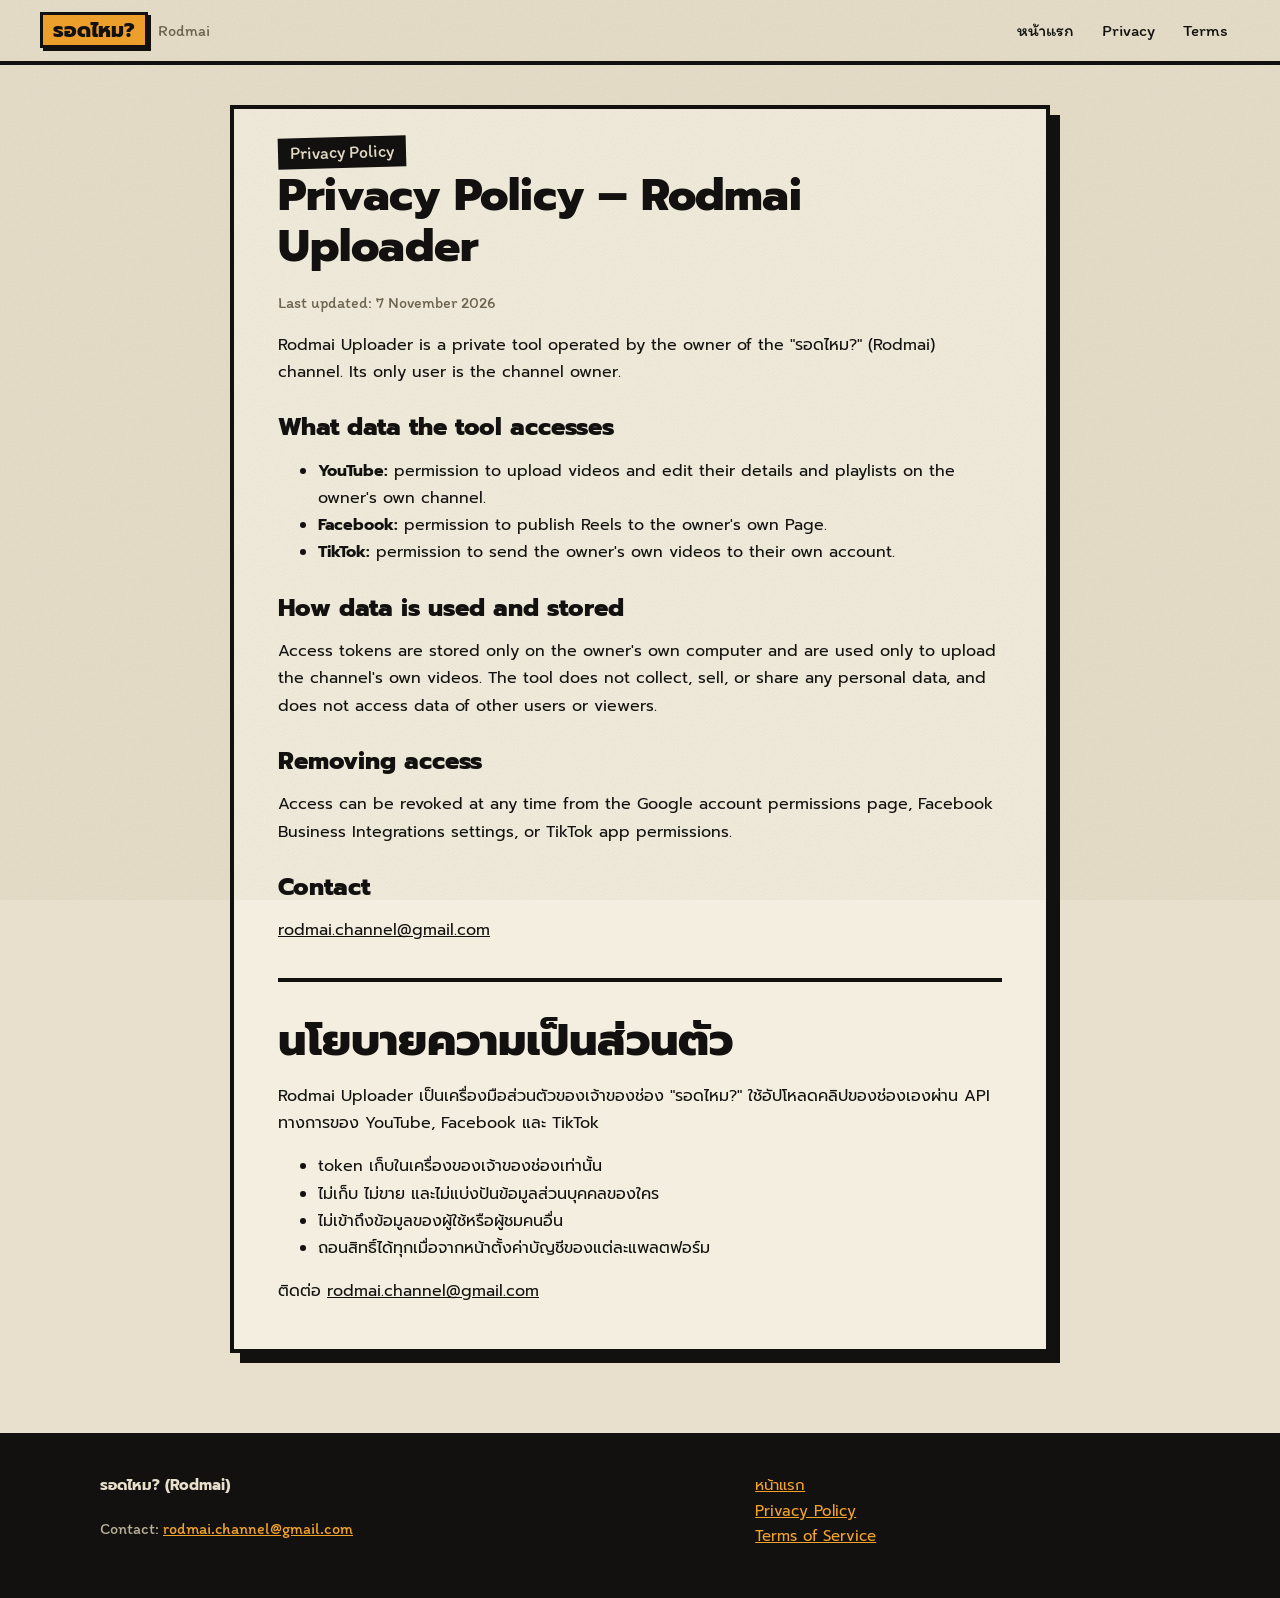
<file: privacy.html>
<!doctype html>
<html lang="th"><head><meta charset="utf-8"><meta name="viewport" content="width=device-width,initial-scale=1">
<title>Privacy Policy · Rodmai Uploader</title>
<link rel="preconnect" href="https://fonts.googleapis.com"><link rel="preconnect" href="https://fonts.gstatic.com" crossorigin>
<link href="https://fonts.googleapis.com/css2?family=Itim&family=Prompt:wght@400;600;800&display=swap" rel="stylesheet">
<link rel="stylesheet" href="style.css?v=3"><link rel="icon" href="data:image/svg+xml,%3Csvg xmlns='http://www.w3.org/2000/svg' viewBox='0 0 100 100'%3E%3Crect x='6' y='6' width='88' height='88' fill='%23F2A32C' stroke='%2312110F' stroke-width='8'/%3E%3Ctext x='50' y='72' text-anchor='middle' font-size='64' font-weight='800' font-family='sans-serif' fill='%2312110F'%3E%3F%3C/text%3E%3C/svg%3E"></head><body>
<nav class="nav"><a class="brand" href="index.html"><span class="chip">รอดไหม?</span><span class="sub">Rodmai</span></a><ul><li><a href="index.html">หน้าแรก</a></li><li><a href="privacy.html">Privacy</a></li><li><a href="terms.html">Terms</a></li></ul></nav>
<div class="page-pad"><article class="doc">
<span class="kicker">Privacy Policy</span>
<h1>Privacy Policy – Rodmai Uploader</h1>
<p class="date">Last updated: 7 November 2026</p>
<p>Rodmai Uploader is a private tool operated by the owner of the "รอดไหม?" (Rodmai) channel. Its only user is the channel owner.</p>
<h2>What data the tool accesses</h2>
<ul><li><b>YouTube:</b> permission to upload videos and edit their details and playlists on the owner's own channel.</li>
<li><b>Facebook:</b> permission to publish Reels to the owner's own Page.</li>
<li><b>TikTok:</b> permission to send the owner's own videos to their own account.</li></ul>
<h2>How data is used and stored</h2>
<p>Access tokens are stored only on the owner's own computer and are used only to upload the channel's own videos. The tool does not collect, sell, or share any personal data, and does not access data of other users or viewers.</p>
<h2>Removing access</h2>
<p>Access can be revoked at any time from the Google account permissions page, Facebook Business Integrations settings, or TikTok app permissions.</p>
<h2>Contact</h2><p><a href="mailto:rodmai.channel@gmail.com">rodmai.channel@gmail.com</a></p>
<hr>
<h1>นโยบายความเป็นส่วนตัว</h1>
<p>Rodmai Uploader เป็นเครื่องมือส่วนตัวของเจ้าของช่อง "รอดไหม?" ใช้อัปโหลดคลิปของช่องเองผ่าน API ทางการของ YouTube, Facebook และ TikTok</p>
<ul><li>token เก็บในเครื่องของเจ้าของช่องเท่านั้น</li><li>ไม่เก็บ ไม่ขาย และไม่แบ่งปันข้อมูลส่วนบุคคลของใคร</li><li>ไม่เข้าถึงข้อมูลของผู้ใช้หรือผู้ชมคนอื่น</li><li>ถอนสิทธิ์ได้ทุกเมื่อจากหน้าตั้งค่าบัญชีของแต่ละแพลตฟอร์ม</li></ul>
<p>ติดต่อ <a href="mailto:rodmai.channel@gmail.com">rodmai.channel@gmail.com</a></p>
</article></div>
<footer><div class="wrap"><div><b>รอดไหม? (Rodmai)</b><p class="note">Contact: <a href="mailto:rodmai.channel@gmail.com">rodmai.channel@gmail.com</a></p></div><div><a href="index.html">หน้าแรก</a><br><a href="privacy.html">Privacy Policy</a><br><a href="terms.html">Terms of Service</a></div></div></footer>
</body></html>
</file>
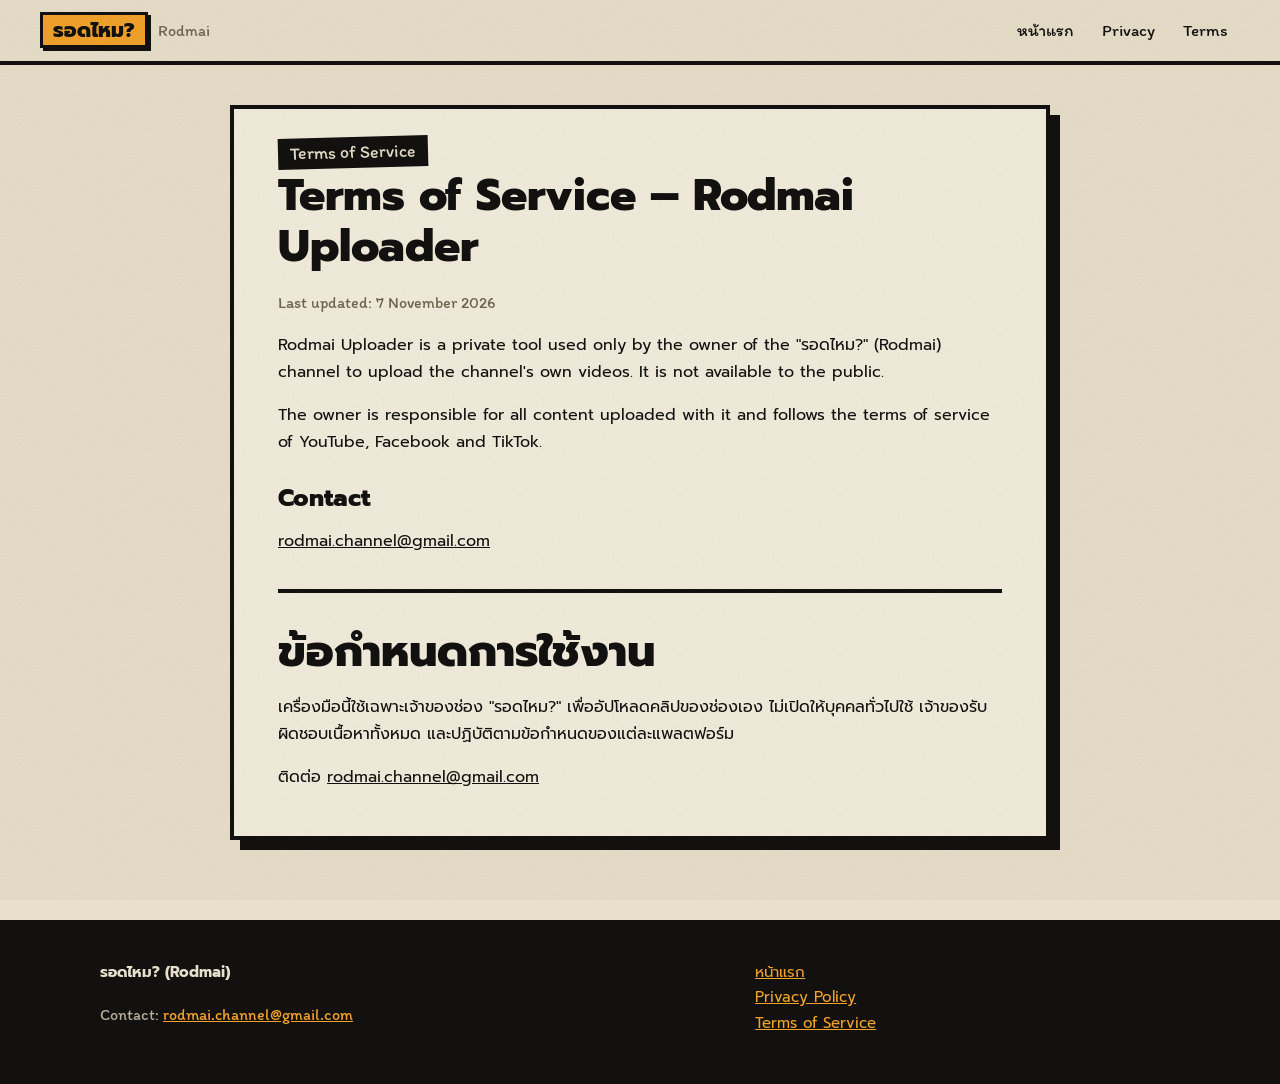
<file: terms.html>
<!doctype html>
<html lang="th"><head><meta charset="utf-8"><meta name="viewport" content="width=device-width,initial-scale=1">
<title>Terms of Service · Rodmai Uploader</title>
<link rel="preconnect" href="https://fonts.googleapis.com"><link rel="preconnect" href="https://fonts.gstatic.com" crossorigin>
<link href="https://fonts.googleapis.com/css2?family=Itim&family=Prompt:wght@400;600;800&display=swap" rel="stylesheet">
<link rel="stylesheet" href="style.css?v=3"><link rel="icon" href="data:image/svg+xml,%3Csvg xmlns='http://www.w3.org/2000/svg' viewBox='0 0 100 100'%3E%3Crect x='6' y='6' width='88' height='88' fill='%23F2A32C' stroke='%2312110F' stroke-width='8'/%3E%3Ctext x='50' y='72' text-anchor='middle' font-size='64' font-weight='800' font-family='sans-serif' fill='%2312110F'%3E%3F%3C/text%3E%3C/svg%3E"></head><body>
<nav class="nav"><a class="brand" href="index.html"><span class="chip">รอดไหม?</span><span class="sub">Rodmai</span></a><ul><li><a href="index.html">หน้าแรก</a></li><li><a href="privacy.html">Privacy</a></li><li><a href="terms.html">Terms</a></li></ul></nav>
<div class="page-pad"><article class="doc">
<span class="kicker">Terms of Service</span>
<h1>Terms of Service – Rodmai Uploader</h1>
<p class="date">Last updated: 7 November 2026</p>
<p>Rodmai Uploader is a private tool used only by the owner of the "รอดไหม?" (Rodmai) channel to upload the channel's own videos. It is not available to the public.</p>
<p>The owner is responsible for all content uploaded with it and follows the terms of service of YouTube, Facebook and TikTok.</p>
<h2>Contact</h2><p><a href="mailto:rodmai.channel@gmail.com">rodmai.channel@gmail.com</a></p>
<hr>
<h1>ข้อกำหนดการใช้งาน</h1>
<p>เครื่องมือนี้ใช้เฉพาะเจ้าของช่อง "รอดไหม?" เพื่ออัปโหลดคลิปของช่องเอง ไม่เปิดให้บุคคลทั่วไปใช้ เจ้าของรับผิดชอบเนื้อหาทั้งหมด และปฏิบัติตามข้อกำหนดของแต่ละแพลตฟอร์ม</p>
<p>ติดต่อ <a href="mailto:rodmai.channel@gmail.com">rodmai.channel@gmail.com</a></p>
</article></div>
<footer><div class="wrap"><div><b>รอดไหม? (Rodmai)</b><p class="note">Contact: <a href="mailto:rodmai.channel@gmail.com">rodmai.channel@gmail.com</a></p></div><div><a href="index.html">หน้าแรก</a><br><a href="privacy.html">Privacy Policy</a><br><a href="terms.html">Terms of Service</a></div></div></footer>
</body></html>
</file>
<file: style.css>
:root {
  --paper: #E8E0CC; --paper2: #F3EEDF; --ink: #12110F; --amber: #F2A32C; --orange: #E2702A;
  --teal: #1F8C80; --green: #5E9E6A; --red: #C8362B; --navy: #141B38; --yellow: #F2C84B; --mute: #6f6650;
  --hand: 'Itim', system-ui, sans-serif; --bold: 'Prompt', system-ui, sans-serif;
}
* { box-sizing: border-box; }
html { scroll-behavior: smooth; }
body { margin: 0; background: var(--paper); color: var(--ink); font-family: var(--bold); font-weight: 400; line-height: 1.7; -webkit-font-smoothing: antialiased; }
body::before { /* เม็ดกระดาษ */
  content: ""; position: fixed; inset: 0; pointer-events: none; z-index: 50; opacity: .22; mix-blend-mode: multiply;
  background-image: url("data:image/svg+xml,%3Csvg xmlns='http://www.w3.org/2000/svg' width='160' height='160'%3E%3Cfilter id='n'%3E%3CfeTurbulence type='fractalNoise' baseFrequency='.9' numOctaves='2' stitchTiles='stitch'/%3E%3CfeColorMatrix values='0 0 0 0 .3 0 0 0 0 .25 0 0 0 0 .15 0 0 0 .5 0'/%3E%3C/filter%3E%3Crect width='160' height='160' filter='url(%23n)'/%3E%3C/svg%3E");
}
a { color: inherit; }
img, svg { display: block; }

/* แถบบน */
.nav { position: sticky; top: 0; z-index: 40; display: flex; align-items: center; justify-content: space-between; gap: 12px;
  padding: 10px clamp(16px, 4vw, 40px); background: var(--paper); border-bottom: 4px solid var(--ink); }
.brand { display: flex; align-items: center; gap: 10px; text-decoration: none; }
.brand .chip { background: var(--amber); border: 3px solid var(--ink); padding: 0 10px; font-weight: 800; font-size: 20px; line-height: 1.5; box-shadow: 3px 3px 0 var(--ink); }
.brand .sub { font-family: var(--hand); font-size: 16px; color: var(--mute); }
.nav ul { display: flex; gap: 4px; list-style: none; margin: 0; padding: 0; }
.nav ul a { display: block; padding: 4px 10px; text-decoration: none; font-family: var(--hand); font-size: 17px; border: 2px solid transparent; }
.nav ul a:hover { border-color: var(--ink); background: var(--paper2); }
@media (max-width: 640px) { .nav ul { display: none; } }

/* ฉากเปิด */
.hero { position: relative; height: min(88vh, 820px); min-height: 520px; background: var(--navy); overflow: hidden; border-bottom: 6px solid var(--ink); }
.hero canvas { position: absolute; inset: 0; width: 100%; height: 100%; display: block; cursor: crosshair; }
.hero .fallback { position: absolute; inset: 0; background: radial-gradient(circle at 60% 55%, #6b4a1c 0, #1b2140 32%, var(--navy) 60%); }
.hero-copy { position: absolute; left: clamp(16px, 6vw, 80px); bottom: clamp(28px, 9vh, 90px); right: 16px; max-width: 640px; pointer-events: none; }
.hero h1 { margin: 0; font-weight: 800; font-size: clamp(64px, 13vw, 150px); line-height: 1; color: var(--paper);
  -webkit-text-stroke: 3px var(--ink); paint-order: stroke fill; text-shadow: 6px 6px 0 var(--ink); letter-spacing: -1px; }
.hero h1 span { color: var(--amber); }
.hero p { font-family: var(--hand); font-size: clamp(19px, 2.4vw, 26px); color: var(--paper); margin: 14px 0 22px; text-shadow: 2px 2px 0 var(--ink); }
.hint { position: absolute; right: 16px; top: 14px; font-family: var(--hand); color: #c9bfa6; font-size: 15px; opacity: .8; pointer-events: none; }
.btns { display: flex; flex-wrap: wrap; gap: 12px; pointer-events: auto; }
.btn { display: inline-flex; align-items: center; gap: 8px; padding: 8px 18px; border: 3px solid var(--ink); background: var(--paper);
  font-weight: 600; font-size: 17px; text-decoration: none; box-shadow: 5px 5px 0 var(--ink); transition: transform .12s, box-shadow .12s; }
.btn:hover { transform: translate(-2px, -2px); box-shadow: 7px 7px 0 var(--ink); }
.btn:active { transform: translate(3px, 3px); box-shadow: 2px 2px 0 var(--ink); }
.btn.yt { background: var(--red); color: var(--paper); }
.btn.fb { background: var(--teal); color: var(--paper); }

/* เนื้อหา */
main { position: relative; }
section { padding: clamp(48px, 8vw, 96px) clamp(16px, 5vw, 48px); }
.wrap { max-width: 1080px; margin: 0 auto; }
.kicker { display: inline-block; font-family: var(--hand); font-size: 18px; background: var(--ink); color: var(--paper); padding: 0 12px; transform: rotate(-1.5deg); }
h2 { font-weight: 800; font-size: clamp(32px, 5vw, 52px); line-height: 1.15; margin: 14px 0 18px; }
h3 { font-weight: 600; font-size: 22px; line-height: 1.3; margin: 0 0 6px; }
.lead { font-family: var(--hand); font-size: clamp(19px, 2.2vw, 24px); max-width: 760px; }
.dark { background: var(--navy); color: var(--paper); border-top: 6px solid var(--ink); border-bottom: 6px solid var(--ink); }
.dark .kicker { background: var(--amber); color: var(--ink); }

.grid { display: grid; gap: 22px; grid-template-columns: repeat(auto-fit, minmax(240px, 1fr)); margin-top: 28px; }
.card { position: relative; background: var(--paper2); border: 4px solid var(--ink); box-shadow: 8px 8px 0 var(--ink); padding: 20px; color: var(--ink);
  transition: transform .2s ease, box-shadow .2s ease; transform-style: preserve-3d; will-change: transform; }
.card:hover { box-shadow: 12px 12px 0 var(--ink); }
.card .ico { width: 64px; height: 64px; margin-bottom: 10px; }
.card p { margin: 0; color: #3b362c; }
.tag { display: inline-block; font-family: var(--hand); font-size: 15px; border: 2px solid var(--ink); padding: 0 8px; margin-top: 12px; background: var(--paper); }

.series { display: grid; gap: 26px; grid-template-columns: 1.3fr 1fr; align-items: stretch; margin-top: 28px; }
@media (max-width: 800px) { .series { grid-template-columns: 1fr; } }
.poster { position: relative; min-height: 300px; border: 4px solid var(--ink); box-shadow: 8px 8px 0 var(--ink); overflow: hidden;
  background: radial-gradient(circle at 70% 70%, rgba(242,163,44,.95) 0, rgba(226,112,42,.6) 14%, #1b2140 34%, #0c1024 70%); }
.poster svg { position: absolute; inset: auto 0 0 0; width: 100%; height: auto; }
.poster .title { position: absolute; left: 20px; top: 16px; color: var(--paper); font-weight: 800; font-size: clamp(34px, 5vw, 54px); line-height: 1.05; text-shadow: 4px 4px 0 var(--ink); }
.poster .title small { display: block; font-family: var(--hand); font-weight: 400; font-size: 20px; color: var(--amber); text-shadow: 2px 2px 0 var(--ink); }
.eps { display: grid; grid-template-columns: repeat(3, 1fr); gap: 10px; margin: 16px 0; }
.eps span { border: 3px solid var(--ink); background: var(--paper2); color: var(--ink); text-align: center; font-weight: 600; font-size: 14px; line-height: 1.35; padding: 6px 4px; box-shadow: 3px 3px 0 var(--ink); }
.eps span:nth-child(1) { background: var(--amber); }
.soon { border: 4px dashed var(--paper); padding: 18px; margin-top: 18px; font-family: var(--hand); font-size: 19px; }

.list { counter-reset: n; display: grid; gap: 14px; grid-template-columns: repeat(auto-fit, minmax(300px, 1fr)); margin-top: 28px; padding: 0; list-style: none; }
.list li { counter-increment: n; display: flex; align-items: center; gap: 14px; background: var(--paper2); border: 3px solid var(--ink); box-shadow: 5px 5px 0 var(--ink); padding: 10px 14px; transition: transform .15s; }
.list li:hover { transform: translate(-2px, -2px) rotate(-.4deg); }
.list li::before { content: counter(n, decimal-leading-zero); font-weight: 800; font-size: 22px; background: var(--ink); color: var(--amber); padding: 0 8px; flex: none; }
.list li svg { width: 46px; height: 46px; flex: none; }

.steps { display: grid; grid-template-columns: repeat(auto-fit, minmax(220px, 1fr)); gap: 0; margin-top: 30px; border: 4px solid var(--ink); box-shadow: 8px 8px 0 var(--ink); }
.steps div { padding: 22px; background: var(--paper2); color: var(--ink); border-right: 4px solid var(--ink); }
.steps div:last-child { border-right: 0; }
@media (max-width: 720px) { .steps div { border-right: 0; border-bottom: 4px solid var(--ink); } .steps div:last-child { border-bottom: 0; } }
.steps b { display: block; font-size: 44px; font-weight: 800; color: var(--orange); line-height: 1; -webkit-text-stroke: 2px var(--ink); }

.follow { display: flex; flex-wrap: wrap; gap: 16px; margin-top: 26px; }

footer { background: var(--ink); color: var(--paper); padding: 40px clamp(16px, 5vw, 48px); font-size: 15px; }
footer .wrap { display: grid; gap: 18px; grid-template-columns: 1.5fr 1fr; }
@media (max-width: 720px) { footer .wrap { grid-template-columns: 1fr; } }
footer a { color: var(--amber); }
footer .note { color: #b9b09a; font-family: var(--hand); font-size: 16px; }

/* หน้าเอกสาร */
.doc { max-width: 820px; margin: 40px auto; padding: 28px clamp(18px, 4vw, 44px); background: var(--paper2); border: 4px solid var(--ink); box-shadow: 10px 10px 0 var(--ink); }
.doc h1 { font-weight: 800; font-size: clamp(30px, 5vw, 44px); line-height: 1.15; margin: 4px 0 6px; }
.doc h2 { font-size: 24px; margin: 28px 0 6px; }
.doc .date { font-family: var(--hand); color: var(--mute); }
.doc hr { border: 0; border-top: 4px solid var(--ink); margin: 34px 0; }
.page-pad { padding: 0 16px 40px; }

/* ปรากฏตอนเลื่อน */
.reveal { opacity: 0; transform: translateY(26px); transition: opacity .6s ease, transform .6s ease; }
.reveal.in { opacity: 1; transform: none; }
@media (prefers-reduced-motion: reduce) { .reveal { opacity: 1; transform: none; transition: none; } html { scroll-behavior: auto; } }
.hero::after { content: ""; position: absolute; inset: 0; pointer-events: none; background: linear-gradient(to top, rgba(8,10,22,.85) 0, rgba(8,10,22,.35) 38%, transparent 60%); }
.hero-copy, .hint { z-index: 2; }
.list li a { text-decoration: none; }
.list li a:hover { text-decoration: underline; text-decoration-thickness: 3px; text-decoration-color: var(--amber); }
.soon-tag { font-family: var(--hand); font-size: 14px; background: var(--amber); border: 2px solid var(--ink); padding: 0 6px; }
</file>
